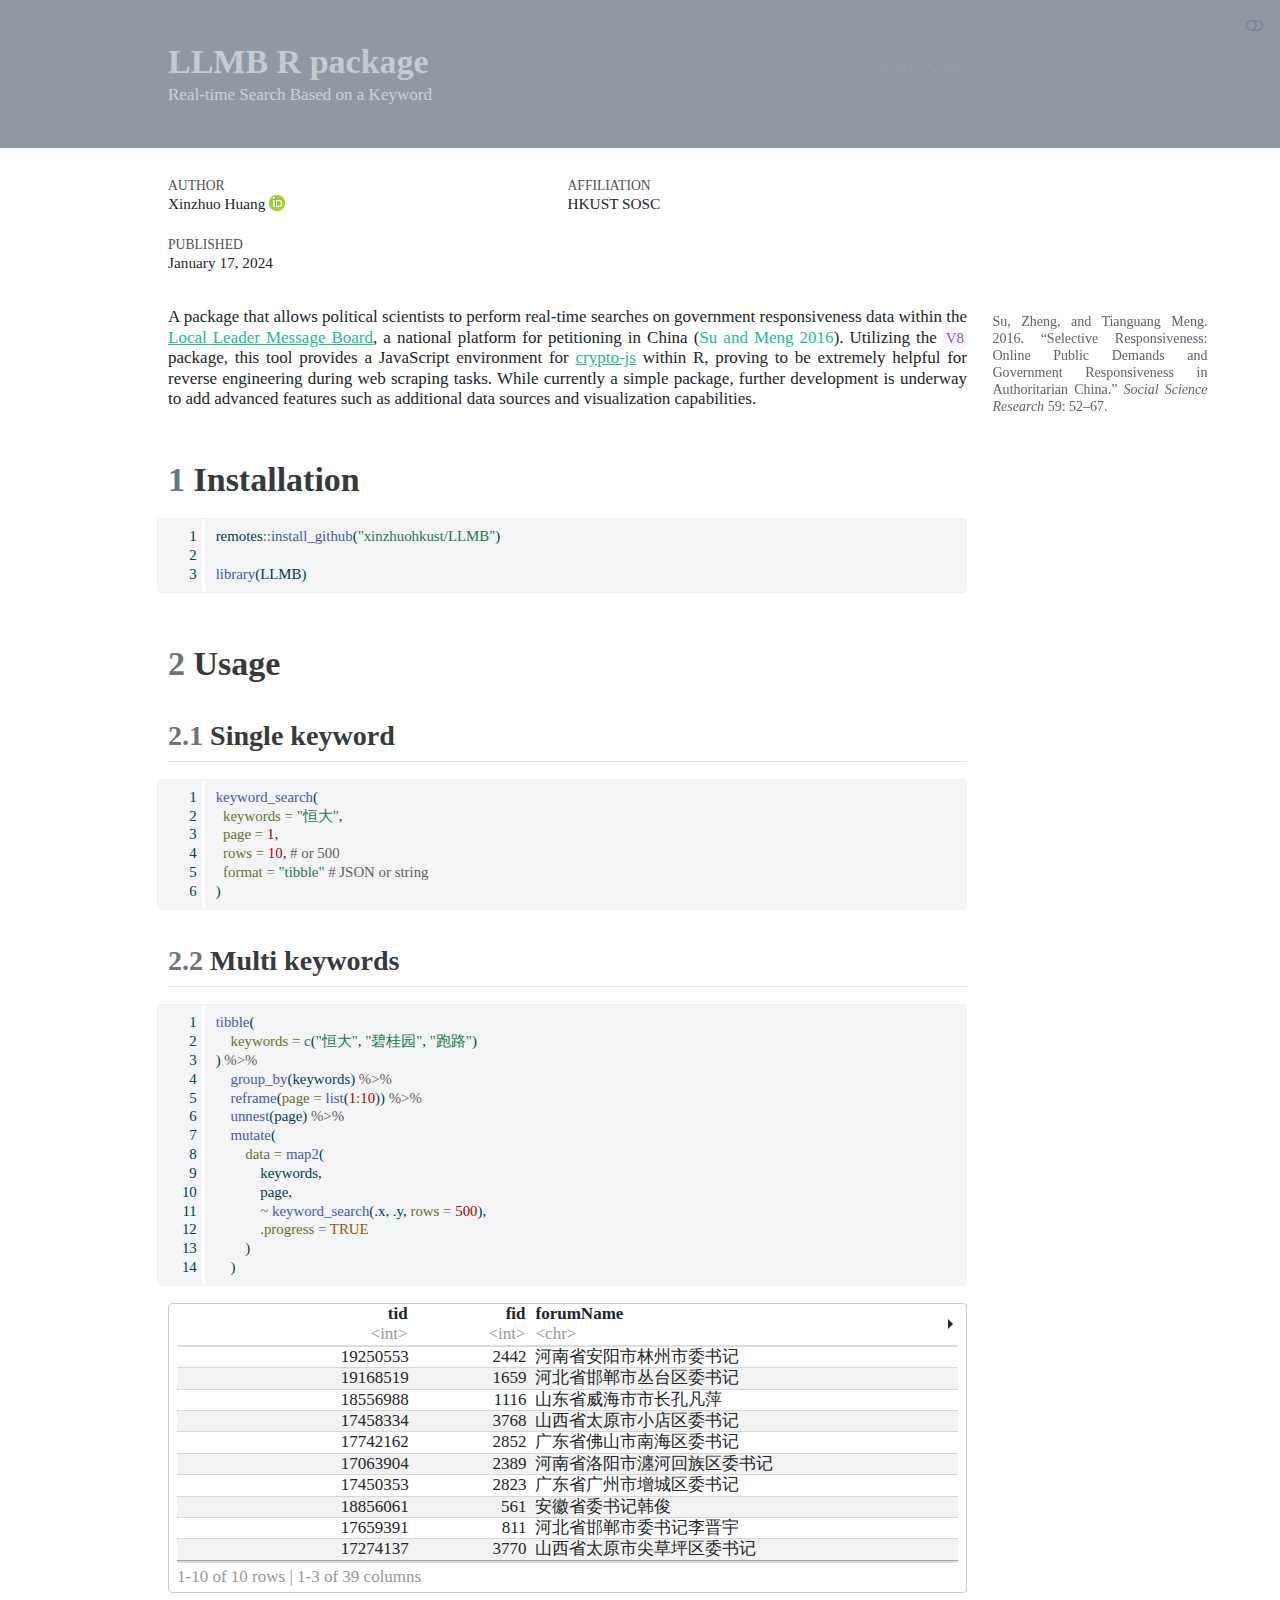
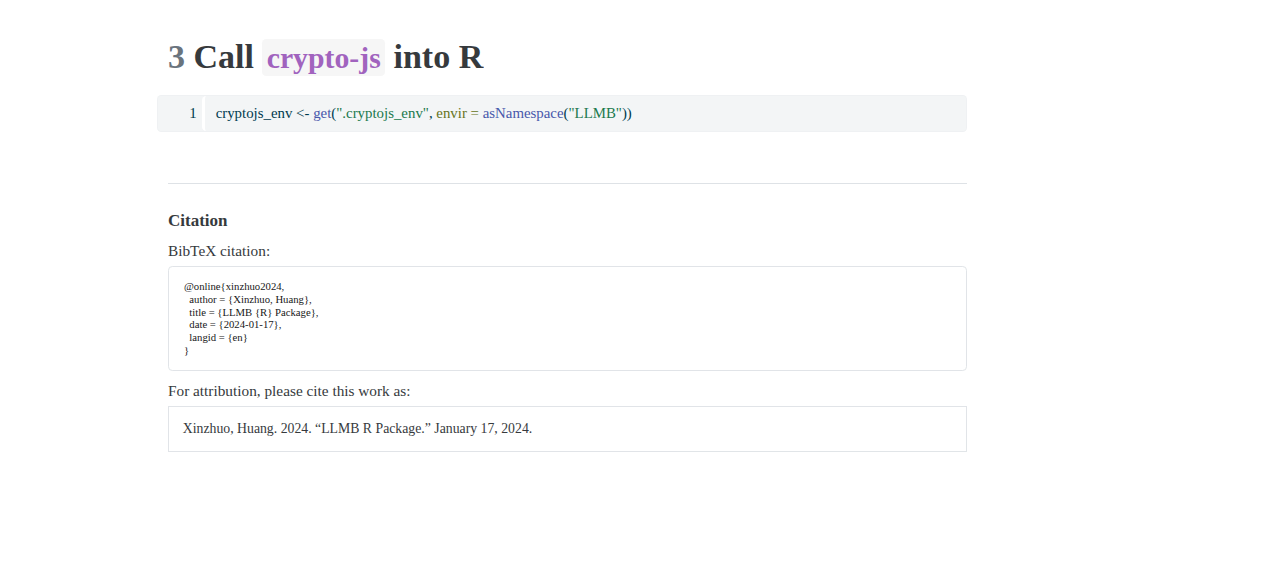
<file: LLMB.html>
<!DOCTYPE html>
<html xmlns="http://www.w3.org/1999/xhtml" lang="en" xml:lang="en"><head>

<meta charset="utf-8">
<meta name="generator" content="quarto-1.3.450">

<meta name="viewport" content="width=device-width, initial-scale=1.0, user-scalable=yes">

<meta name="author" content="Xinzhuo Huang">
<meta name="dcterms.date" content="2024-01-17">
<meta name="description" content="Real-time Search Based on a Keyword">

<title>LLMB R package</title>
<style>
code{white-space: pre-wrap;}
span.smallcaps{font-variant: small-caps;}
div.columns{display: flex; gap: min(4vw, 1.5em);}
div.column{flex: auto; overflow-x: auto;}
div.hanging-indent{margin-left: 1.5em; text-indent: -1.5em;}
ul.task-list{list-style: none;}
ul.task-list li input[type="checkbox"] {
  width: 0.8em;
  margin: 0 0.8em 0.2em -1em; /* quarto-specific, see https://github.com/quarto-dev/quarto-cli/issues/4556 */ 
  vertical-align: middle;
}
/* CSS for syntax highlighting */
pre > code.sourceCode { white-space: pre; position: relative; }
pre > code.sourceCode > span { display: inline-block; line-height: 1.25; }
pre > code.sourceCode > span:empty { height: 1.2em; }
.sourceCode { overflow: visible; }
code.sourceCode > span { color: inherit; text-decoration: inherit; }
div.sourceCode { margin: 1em 0; }
pre.sourceCode { margin: 0; }
@media screen {
div.sourceCode { overflow: auto; }
}
@media print {
pre > code.sourceCode { white-space: pre-wrap; }
pre > code.sourceCode > span { text-indent: -5em; padding-left: 5em; }
}
pre.numberSource code
  { counter-reset: source-line 0; }
pre.numberSource code > span
  { position: relative; left: -4em; counter-increment: source-line; }
pre.numberSource code > span > a:first-child::before
  { content: counter(source-line);
    position: relative; left: -1em; text-align: right; vertical-align: baseline;
    border: none; display: inline-block;
    -webkit-touch-callout: none; -webkit-user-select: none;
    -khtml-user-select: none; -moz-user-select: none;
    -ms-user-select: none; user-select: none;
    padding: 0 4px; width: 4em;
  }
pre.numberSource { margin-left: 3em;  padding-left: 4px; }
div.sourceCode
  {   }
@media screen {
pre > code.sourceCode > span > a:first-child::before { text-decoration: underline; }
}
/* CSS for citations */
div.csl-bib-body { }
div.csl-entry {
  clear: both;
}
.hanging-indent div.csl-entry {
  margin-left:2em;
  text-indent:-2em;
}
div.csl-left-margin {
  min-width:2em;
  float:left;
}
div.csl-right-inline {
  margin-left:2em;
  padding-left:1em;
}
div.csl-indent {
  margin-left: 2em;
}</style>


<script src="LLMB_files/libs/clipboard/clipboard.min.js"></script>
<script src="LLMB_files/libs/quarto-html/quarto.js"></script>
<script src="LLMB_files/libs/quarto-html/popper.min.js"></script>
<script src="LLMB_files/libs/quarto-html/tippy.umd.min.js"></script>
<script src="LLMB_files/libs/quarto-html/anchor.min.js"></script>
<link href="LLMB_files/libs/quarto-html/tippy.css" rel="stylesheet">
<link href="LLMB_files/libs/quarto-html/quarto-syntax-highlighting.css" rel="stylesheet" class="quarto-color-scheme" id="quarto-text-highlighting-styles">
<link href="LLMB_files/libs/quarto-html/quarto-syntax-highlighting-dark.css" rel="prefetch" class="quarto-color-scheme quarto-color-alternate" id="quarto-text-highlighting-styles">
<script src="LLMB_files/libs/bootstrap/bootstrap.min.js"></script>
<link href="LLMB_files/libs/bootstrap/bootstrap-icons.css" rel="stylesheet">
<link href="LLMB_files/libs/bootstrap/bootstrap.min.css" rel="stylesheet" class="quarto-color-scheme" id="quarto-bootstrap" data-mode="light">
<link href="LLMB_files/libs/bootstrap/bootstrap-dark.min.css" rel="prefetch" class="quarto-color-scheme quarto-color-alternate" id="quarto-bootstrap" data-mode="dark">
<style>html{ scroll-behavior: smooth; }</style>
<script type="application/json" class="js-hypothesis-config">
{
  "theme": "clean"
}
</script>
<script async="" src="https://hypothes.is/embed.js"></script>
<style>

      .quarto-title-block .quarto-title-banner {
        background: #8F999F;
      }
</style>

<link href="LLMB_files/libs/pagedtable-1.1/css/pagedtable.css" rel="stylesheet">
<script src="LLMB_files/libs/pagedtable-1.1/js/pagedtable.js"></script>


</head>

<body>

<header id="title-block-header" class="quarto-title-block default page-columns page-full">
  <div class="quarto-title-banner page-columns page-full">
    <div class="quarto-title column-body">
      <div class="quarto-title-block"><div><h1 class="title">LLMB R package</h1><button type="button" class="btn code-tools-button" id="quarto-code-tools-source"><i class="bi"></i> Source Code</button></div></div>
                  <div>
        <div class="description">
          Real-time Search Based on a Keyword
        </div>
      </div>
                </div>
  </div>
    
  <div class="quarto-title-meta-author">
    <div class="quarto-title-meta-heading">Author</div>
    <div class="quarto-title-meta-heading">Affiliation</div>
    
      <div class="quarto-title-meta-contents">
      <p class="author">Xinzhuo Huang <a href="https://orcid.org/0009-0007-6448-5114" class="quarto-title-author-orcid"> <img src="[data-uri]"></a></p>
    </div>
      <div class="quarto-title-meta-contents">
          <p class="affiliation">
              HKUST SOSC
            </p>
        </div>
      </div>

  <div class="quarto-title-meta">

        
      <div>
      <div class="quarto-title-meta-heading">Published</div>
      <div class="quarto-title-meta-contents">
        <p class="date">January 17, 2024</p>
      </div>
    </div>
    
      
    </div>
    
  
  </header><div id="quarto-content" class="page-columns page-rows-contents page-layout-article">
<div id="quarto-margin-sidebar" class="sidebar margin-sidebar">
</div>
<main class="content quarto-banner-title-block page-columns page-full" id="quarto-document-content">




<style>
body {text-align: justify}
</style>
<p>A package that allows political scientists to perform real-time searches on government responsiveness data within the <a href="https://liuyan.people.com.cn/">Local Leader Message Board</a>, a national platform for petitioning in China <span class="citation" data-cites="su2016selective">(<a href="#ref-su2016selective" role="doc-biblioref">Su and Meng 2016</a>)</span>. Utilizing the <code>V8</code> package, this tool provides a JavaScript environment for <a href="https://www.npmjs.com/package/crypto-js">crypto-js</a> within R, proving to be extremely helpful for reverse engineering during web scraping tasks. While currently a simple package, further development is underway to add advanced features such as additional data sources and visualization capabilities.</p>
<div class="no-row-height column-margin column-container"><div id="ref-su2016selective" class="csl-entry" role="listitem">
Su, Zheng, and Tianguang Meng. 2016. <span>“Selective Responsiveness: Online Public Demands and Government Responsiveness in Authoritarian China.”</span> <em>Social Science Research</em> 59: 52–67.
</div></div><section id="installation" class="level1" data-number="1">
<h1 data-number="1"><span class="header-section-number">1</span> Installation</h1>
<div class="cell">
<div class="sourceCode cell-code" id="cb1"><pre class="sourceCode numberSource r number-lines code-with-copy"><code class="sourceCode r"><span id="cb1-1"><a href="#cb1-1"></a>remotes<span class="sc">::</span><span class="fu">install_github</span>(<span class="st">"xinzhuohkust/LLMB"</span>)</span>
<span id="cb1-2"><a href="#cb1-2"></a></span>
<span id="cb1-3"><a href="#cb1-3"></a><span class="fu">library</span>(LLMB)</span></code><button title="Copy to Clipboard" class="code-copy-button"><i class="bi"></i></button></pre></div>
</div>
</section>
<section id="usage" class="level1" data-number="2">
<h1 data-number="2"><span class="header-section-number">2</span> Usage</h1>
<section id="single-keyword" class="level2" data-number="2.1">
<h2 data-number="2.1" class="anchored" data-anchor-id="single-keyword"><span class="header-section-number">2.1</span> Single keyword</h2>
<div class="cell">
<div class="sourceCode cell-code" id="cb2"><pre class="sourceCode numberSource r number-lines code-with-copy"><code class="sourceCode r"><span id="cb2-1"><a href="#cb2-1"></a><span class="fu">keyword_search</span>(</span>
<span id="cb2-2"><a href="#cb2-2"></a>  <span class="at">keywords =</span> <span class="st">"恒大"</span>,</span>
<span id="cb2-3"><a href="#cb2-3"></a>  <span class="at">page =</span> <span class="dv">1</span>,</span>
<span id="cb2-4"><a href="#cb2-4"></a>  <span class="at">rows =</span> <span class="dv">10</span>, <span class="co"># or 500</span></span>
<span id="cb2-5"><a href="#cb2-5"></a>  <span class="at">format =</span> <span class="st">"tibble"</span> <span class="co"># JSON or string</span></span>
<span id="cb2-6"><a href="#cb2-6"></a>)</span></code><button title="Copy to Clipboard" class="code-copy-button"><i class="bi"></i></button></pre></div>
</div>
</section>
<section id="multi-keywords" class="level2" data-number="2.2">
<h2 data-number="2.2" class="anchored" data-anchor-id="multi-keywords"><span class="header-section-number">2.2</span> Multi keywords</h2>
<div class="cell">
<div class="sourceCode cell-code" id="cb3"><pre class="sourceCode numberSource r number-lines code-with-copy"><code class="sourceCode r"><span id="cb3-1"><a href="#cb3-1"></a><span class="fu">tibble</span>(</span>
<span id="cb3-2"><a href="#cb3-2"></a>    <span class="at">keywords =</span> <span class="fu">c</span>(<span class="st">"恒大"</span>, <span class="st">"碧桂园"</span>, <span class="st">"跑路"</span>)</span>
<span id="cb3-3"><a href="#cb3-3"></a>) <span class="sc">%&gt;%</span></span>
<span id="cb3-4"><a href="#cb3-4"></a>    <span class="fu">group_by</span>(keywords) <span class="sc">%&gt;%</span></span>
<span id="cb3-5"><a href="#cb3-5"></a>    <span class="fu">reframe</span>(<span class="at">page =</span> <span class="fu">list</span>(<span class="dv">1</span><span class="sc">:</span><span class="dv">10</span>)) <span class="sc">%&gt;%</span></span>
<span id="cb3-6"><a href="#cb3-6"></a>    <span class="fu">unnest</span>(page) <span class="sc">%&gt;%</span></span>
<span id="cb3-7"><a href="#cb3-7"></a>    <span class="fu">mutate</span>(</span>
<span id="cb3-8"><a href="#cb3-8"></a>        <span class="at">data =</span> <span class="fu">map2</span>(</span>
<span id="cb3-9"><a href="#cb3-9"></a>            keywords,</span>
<span id="cb3-10"><a href="#cb3-10"></a>            page,</span>
<span id="cb3-11"><a href="#cb3-11"></a>            <span class="sc">~</span> <span class="fu">keyword_search</span>(.x, .y, <span class="at">rows =</span> <span class="dv">500</span>),</span>
<span id="cb3-12"><a href="#cb3-12"></a>            <span class="at">.progress =</span> <span class="cn">TRUE</span></span>
<span id="cb3-13"><a href="#cb3-13"></a>        )</span>
<span id="cb3-14"><a href="#cb3-14"></a>    )</span></code><button title="Copy to Clipboard" class="code-copy-button"><i class="bi"></i></button></pre></div>
</div>
<div class="cell">
<div class="cell-output-display">

<div data-pagedtable="false">
  <script data-pagedtable-source="" type="application/json">
{"columns":[{"label":["tid"],"name":[1],"type":["int"],"align":["right"]},{"label":["fid"],"name":[2],"type":["int"],"align":["right"]},{"label":["forumName"],"name":[3],"type":["chr"],"align":["left"]},{"label":["subject"],"name":[4],"type":["chr"],"align":["left"]},{"label":["nickName"],"name":[5],"type":["chr"],"align":["left"]},{"label":["typeId"],"name":[6],"type":["int"],"align":["right"]},{"label":["domainId"],"name":[7],"type":["int"],"align":["right"]},{"label":["typeName"],"name":[8],"type":["chr"],"align":["left"]},{"label":["domainName"],"name":[9],"type":["chr"],"align":["left"]},{"label":["stateInfo"],"name":[10],"type":["chr"],"align":["left"]},{"label":["createDateline"],"name":[11],"type":["dttm"],"align":["right"]},{"label":["dateline"],"name":[12],"type":["dttm"],"align":["right"]},{"label":["userType"],"name":[13],"type":["int"],"align":["right"]},{"label":["videoDuration"],"name":[14],"type":["int"],"align":["right"]},{"label":["content"],"name":[15],"type":["chr"],"align":["left"]},{"label":["threadsCheckTime"],"name":[16],"type":["int"],"align":["right"]},{"label":["attachment"],"name":[17],"type":["int"],"align":["right"]},{"label":["threadState"],"name":[18],"type":["int"],"align":["right"]},{"label":["lastAnswerTime"],"name":[19],"type":["int"],"align":["right"]},{"label":["feedbackState"],"name":[20],"type":["int"],"align":["right"]},{"label":["processState"],"name":[21],"type":["int"],"align":["right"]},{"label":["traceState"],"name":[22],"type":["int"],"align":["right"]},{"label":["traceStateDesc"],"name":[23],"type":["chr"],"align":["left"]},{"label":["fav"],"name":[24],"type":["int"],"align":["right"]},{"label":["favNum"],"name":[25],"type":["int"],"align":["right"]},{"label":["likesNum"],"name":[26],"type":["int"],"align":["right"]},{"label":["position"],"name":[27],"type":["int"],"align":["right"]},{"label":["markState"],"name":[28],"type":["int"],"align":["right"]},{"label":["publicAttachment"],"name":[29],"type":["int"],"align":["right"]},{"label":["publicState"],"name":[30],"type":["int"],"align":["right"]},{"label":["lastUpdate"],"name":[31],"type":["dttm"],"align":["right"]},{"label":["collectId"],"name":[32],"type":["int"],"align":["right"]},{"label":["topicId"],"name":[33],"type":["int"],"align":["right"]},{"label":["satisfactionType"],"name":[34],"type":["int"],"align":["right"]},{"label":["forumPathName"],"name":[35],"type":["chr"],"align":["left"]},{"label":["leaderAttention"],"name":[36],"type":["int"],"align":["right"]},{"label":["hurryAuthority"],"name":[37],"type":["int"],"align":["right"]},{"label":["readState"],"name":[38],"type":["int"],"align":["right"]},{"label":["threadPlace"],"name":[39],"type":["chr"],"align":["left"]}],"data":[{"1":"19250553","2":"2442","3":"河南省安阳市林州市委书记","4":"林州<label style='color:#D5313F'>恒<\/label><label style='color:#D5313F'>大<\/label>燃气","5":"18********5","6":"2","7":"7","8":"投诉/求助","9":"城建","10":"已办理","11":"2023-11-13 11:57:02","12":"2023-11-13 11:57:02","13":"0","14":"0","15":"林州<label style='color:#D5313F'>恒<\/label><label style='color:#D5313F'>大<\/label>燃气什么时间能通？今年暖气会不会通？","16":"1699922963","17":"0","18":"1","19":"1700613577","20":"0","21":"2","22":"3","23":"已回复待评价","24":"0","25":"0","26":"0","27":"0","28":"0","29":"0","30":"1","31":"2023-12-07 08:41:29","32":"0","33":"0","34":"2","35":"河南省林州市委书记","36":"0","37":"0","38":"0","39":"NA"},{"1":"19168519","2":"1659","3":"河北省邯郸市丛台区委书记","4":"丛台区<label style='color:#D5313F'>恒<\/label><label style='color:#D5313F'>大<\/label>绿洲","5":"18********8","6":"1","7":"7","8":"咨询","9":"城建","10":"已办理","11":"2023-11-01 09:27:46","12":"2023-11-01 09:27:46","13":"0","14":"0","15":"丛台区<label style='color:#D5313F'>恒<\/label><label style='color:#D5313F'>大<\/label>绿洲小区何时接入市政管网，何时有暖气，燃气，正式电。","16":"1698887325","17":"0","18":"1","19":"1702356056","20":"0","21":"1","22":"3","23":"已回复待评价","24":"0","25":"0","26":"0","27":"0","28":"0","29":"0","30":"1","31":"2023-12-27 12:41:53","32":"0","33":"0","34":"2","35":"河北省丛台区委书记","36":"0","37":"0","38":"0","39":"河北省邯郸市丛台区政府街与卢生庙南路交汇处东南侧（邯郸恒大绿洲）"},{"1":"18556988","2":"1116","3":"山东省威海市市长孔凡萍","4":"威海<label style='color:#D5313F'>恒<\/label><label style='color:#D5313F'>大<\/label>影院","5":"13********9","6":"2","7":"10","8":"投诉/求助","9":"文娱","10":"已办理","11":"2023-08-01 11:22:37","12":"2023-08-01 11:22:37","13":"0","14":"0","15":"<label style='color:#D5313F'>恒<\/label><label style='color:#D5313F'>大<\/label>影城内所有电梯都不好用，很不方便。希望部门处理","16":"1690871989","17":"0","18":"1","19":"1692174049","20":"0","21":"0","22":"3","23":"已回复待评价","24":"0","25":"0","26":"0","27":"0","28":"0","29":"0","30":"1","31":"2023-08-31 16:23:11","32":"0","33":"0","34":"2","35":"山东省威海市市长孔凡萍","36":"0","37":"0","38":"0","39":"NA"},{"1":"17458334","2":"3768","3":"山西省太原市小店区委书记","4":"<label style='color:#D5313F'>恒<\/label><label style='color:#D5313F'>大<\/label>绿洲漏水","5":"15********5","6":"2","7":"7","8":"投诉/求助","9":"城建","10":"已办理","11":"2023-03-01 11:55:55","12":"2023-03-01 11:55:55","13":"0","14":"0","15":"<label style='color:#D5313F'>恒<\/label><label style='color:#D5313F'>大<\/label>绿洲十一号楼整体漏水十年之久得不到解决，一楼家里都没办法住人了。","16":"1677661976","17":"0","18":"1","19":"1679018532","20":"0","21":"0","22":"1","23":"已回复待评价","24":"0","25":"1","26":"0","27":"0","28":"0","29":"0","30":"1","31":"2023-03-17 10:02:12","32":"0","33":"147","34":"0","35":"山西省小店区委书记","36":"0","37":"0","38":"0","39":"NA"},{"1":"17742162","2":"2852","3":"广东省佛山市南海区委书记","4":"<label style='color:#D5313F'>恒<\/label><label style='color:#D5313F'>大<\/label>悦府小学还是村小","5":"13********0","6":"2","7":"14","8":"投诉/求助","9":"教育","10":"已办理","11":"2023-04-07 08:37:39","12":"2023-04-07 08:37:39","13":"0","14":"0","15":"<label style='color:#D5313F'>恒<\/label><label style='color:#D5313F'>大<\/label>悦府交楼5年，3000多户的小区，门口的滨湖路规划通往穗盐西路，交楼5年，一直未通<label style='color:#D5313F'>恒<\/label><label style='color:#D5313F'>大<\/label>悦府一个南海艺术中心核心区的楼盘，小学还是河西小学诉求1、政府尽快打通滨湖路到穗盐西路的道路，改善民生2解决<label style='color:#D5313F'>恒<\/label><label style='color:#D5313F'>大<\/label>悦府的优质公立学位问题，暂未新建的话，分配到石门<label style='color:#D5313F'>大<\/label>沥小学。请政府重视<label style='color:#D5313F'>恒<\/label><label style='color:#D5313F'>大<\/label>悦府的问题，谢谢","16":"1680944492","17":"0","18":"1","19":"1682300726","20":"0","21":"2","22":"1","23":"已回复待评价","24":"0","25":"1","26":"0","27":"0","28":"0","29":"0","30":"1","31":"2023-04-24 09:45:26","32":"0","33":"0","34":"0","35":"广东省南海区委书记","36":"0","37":"0","38":"0","39":"NA"},{"1":"17063904","2":"2389","3":"河南省洛阳市瀍河回族区委书记","4":"<label style='color:#D5313F'>恒<\/label><label style='color:#D5313F'>大<\/label>绿洲乱停车","5":"17********2","6":"5","7":"7","8":"建言","9":"城建","10":"已办理","11":"2023-01-01 20:23:35","12":"2023-01-01 20:23:35","13":"0","14":"0","15":"<label style='color:#D5313F'>恒<\/label><label style='color:#D5313F'>大<\/label>绿洲西区三川大道辅道。三车道违停车辆能占用两个车道，严重影响车辆通行安全。 \\n中州东路<label style='color:#D5313F'>恒<\/label><label style='color:#D5313F'>大<\/label>绿洲天弟门口，违停车辆能从非机动车道排到中州路上，严重影响出行安全。","16":"1672636344","17":"0","18":"1","19":"1673853890","20":"1","21":"0","22":"3","23":"一次评价待解释","24":"0","25":"0","26":"0","27":"0","28":"0","29":"0","30":"1","31":"2023-11-22 13:46:24","32":"0","33":"0","34":"1","35":"河南省瀍河回族区委书记","36":"0","37":"0","38":"0","39":"NA"},{"1":"17450353","2":"2823","3":"广东省广州市增城区委书记","4":"请问<label style='color:#D5313F'>恒<\/label><label style='color:#D5313F'>大<\/label>紫荆学府的小学目前有何进展","5":"18********0","6":"1","7":"7","8":"咨询","9":"城建","10":"已办理","11":"2023-02-28 16:32:53","12":"2023-02-28 16:32:53","13":"0","14":"0","15":"<label style='color:#D5313F'>恒<\/label><label style='color:#D5313F'>大<\/label>紫荆学府附近有个小学，之前是<label style='color:#D5313F'>恒<\/label><label style='color:#D5313F'>大<\/label>复杂建设的，现在<label style='color:#D5313F'>恒<\/label><label style='color:#D5313F'>大<\/label>退场以后这个学校一直停工。请问这个学校目前有什么安排","16":"1677652220","17":"0","18":"1","19":"1678088276","20":"0","21":"2","22":"1","23":"已回复待评价","24":"0","25":"0","26":"0","27":"0","28":"0","29":"0","30":"1","31":"2023-03-06 15:37:56","32":"0","33":"0","34":"0","35":"广东省增城区委书记","36":"0","37":"0","38":"0","39":"NA"},{"1":"18856061","2":"561","3":"安徽省委书记韩俊","4":"铜陵<label style='color:#D5313F'>恒<\/label><label style='color:#D5313F'>大<\/label>御府物业费问题","5":"18********0","6":"2","7":"7","8":"投诉/求助","9":"城建","10":"已办理","11":"2023-09-10 13:32:06","12":"2023-09-10 13:32:06","13":"0","14":"0","15":"尊敬的市委书记，我是一名遵纪守法的公民，现有以下事情求助市委市政府：1、购买铜陵<label style='color:#D5313F'>恒<\/label><label style='color:#D5313F'>大<\/label>御府房屋时承诺减免3年物业费，现<label style='color:#D5313F'>恒<\/label><label style='color:#D5313F'>大<\/label>御府物业公司拒不承认，还催缴我的物业费。希望<label style='color:#D5313F'>恒<\/label><label style='color:#D5313F'>大<\/label>物业遵守法律，尊重契约，履行减免三年物业费。2、<label style='color:#D5313F'>恒<\/label><label style='color:#D5313F'>大<\/label>御府交房时未精装修完成，装修甩项补偿了7万多的空头“支票”，万般无奈下选了一个车","16":"1694401740","17":"0","18":"1","19":"1695112430","20":"0","21":"0","22":"3","23":"已回复待评价","24":"0","25":"0","26":"0","27":"0","28":"0","29":"0","30":"1","31":"2023-10-04 16:34:33","32":"0","33":"0","34":"2","35":"安徽省委书记韩俊","36":"0","37":"0","38":"0","39":"NA"},{"1":"17659391","2":"811","3":"河北省邯郸市委书记李晋宇","4":"丛台区<label style='color:#D5313F'>恒<\/label><label style='color:#D5313F'>大<\/label>绿洲孩子无学可上","5":"15********2","6":"2","7":"14","8":"投诉/求助","9":"教育","10":"已办理","11":"2023-03-24 16:48:29","12":"2023-03-24 16:48:29","13":"0","14":"0","15":"我是邯郸市丛台区<label style='color:#D5313F'>恒<\/label><label style='color:#D5313F'>大<\/label>绿洲业主，现在<label style='color:#D5313F'>恒<\/label><label style='color:#D5313F'>大<\/label>绿洲已交房，可是孩子无法上学，没有片内小学，现在孩子无学可上了，诚请领导协调孩子上学问题。","16":"1679834996","17":"0","18":"1","19":"1681721970","20":"0","21":"1","22":"1","23":"已回复待评价","24":"0","25":"1","26":"0","27":"0","28":"0","29":"0","30":"1","31":"2023-04-17 16:59:30","32":"0","33":"0","34":"0","35":"河北省邯郸市委书记李晋宇","36":"0","37":"0","38":"0","39":"河北省邯郸市丛台区中华北大街（丛台区黄粱梦镇芦英堡村）"},{"1":"17274137","2":"3770","3":"山西省太原市尖草坪区委书记","4":"<label style='color:#D5313F'>恒<\/label><label style='color:#D5313F'>大<\/label>御景湾对口学校咨询","5":"13********5","6":"1","7":"14","8":"咨询","9":"教育","10":"已办理","11":"2023-02-08 15:31:59","12":"2023-02-08 15:31:59","13":"0","14":"0","15":"1.<label style='color:#D5313F'>恒<\/label><label style='color:#D5313F'>大<\/label>御景湾对口中学是哪一所2.<label style='color:#D5313F'>恒<\/label><label style='color:#D5313F'>大<\/label>御景湾小升初是需要摇号么，还是直升","16":"1675987416","17":"0","18":"1","19":"1677139434","20":"0","21":"2","22":"1","23":"已回复待评价","24":"0","25":"0","26":"0","27":"0","28":"0","29":"0","30":"1","31":"2023-02-23 16:03:54","32":"0","33":"0","34":"0","35":"山西省尖草坪区委书记","36":"0","37":"0","38":"0","39":"NA"}],"options":{"columns":{"min":{},"max":[10]},"rows":{"min":[10],"max":[10]},"pages":{}}}
  </script>
</div>
</div>
</div>
</section>
</section>
<section id="call-crypto-js-into-r" class="level1" data-number="3">
<h1 data-number="3"><span class="header-section-number">3</span> Call <code>crypto-js</code> into R</h1>
<div class="cell">
<div class="sourceCode cell-code" id="cb4"><pre class="sourceCode numberSource r number-lines code-with-copy"><code class="sourceCode r"><span id="cb4-1"><a href="#cb4-1"></a>cryptojs_env <span class="ot">&lt;-</span> <span class="fu">get</span>(<span class="st">".cryptojs_env"</span>, <span class="at">envir =</span> <span class="fu">asNamespace</span>(<span class="st">"LLMB"</span>))</span></code><button title="Copy to Clipboard" class="code-copy-button"><i class="bi"></i></button></pre></div>
</div>
<!-- -->


</section>

<div id="quarto-appendix" class="default"><section class="quarto-appendix-contents"><h2 class="anchored quarto-appendix-heading">Citation</h2><div><div class="quarto-appendix-secondary-label">BibTeX citation:</div><pre class="sourceCode code-with-copy quarto-appendix-bibtex"><code class="sourceCode bibtex">@online{xinzhuo2024,
  author = {Xinzhuo, Huang},
  title = {LLMB {R} Package},
  date = {2024-01-17},
  langid = {en}
}
</code><button title="Copy to Clipboard" class="code-copy-button"><i class="bi"></i></button></pre><div class="quarto-appendix-secondary-label">For attribution, please cite this work as:</div><div id="ref-xinzhuo2024" class="csl-entry quarto-appendix-citeas" role="listitem">
Xinzhuo, Huang. 2024. <span>“LLMB R Package.”</span> January 17, 2024.
</div></div></section></div></main>
<!-- /main column -->
<script id="quarto-html-after-body" type="application/javascript">
window.document.addEventListener("DOMContentLoaded", function (event) {
  const toggleBodyColorMode = (bsSheetEl) => {
    const mode = bsSheetEl.getAttribute("data-mode");
    const bodyEl = window.document.querySelector("body");
    if (mode === "dark") {
      bodyEl.classList.add("quarto-dark");
      bodyEl.classList.remove("quarto-light");
    } else {
      bodyEl.classList.add("quarto-light");
      bodyEl.classList.remove("quarto-dark");
    }
  }
  const toggleBodyColorPrimary = () => {
    const bsSheetEl = window.document.querySelector("link#quarto-bootstrap");
    if (bsSheetEl) {
      toggleBodyColorMode(bsSheetEl);
    }
  }
  toggleBodyColorPrimary();  
  const disableStylesheet = (stylesheets) => {
    for (let i=0; i < stylesheets.length; i++) {
      const stylesheet = stylesheets[i];
      stylesheet.rel = 'prefetch';
    }
  }
  const enableStylesheet = (stylesheets) => {
    for (let i=0; i < stylesheets.length; i++) {
      const stylesheet = stylesheets[i];
      stylesheet.rel = 'stylesheet';
    }
  }
  const manageTransitions = (selector, allowTransitions) => {
    const els = window.document.querySelectorAll(selector);
    for (let i=0; i < els.length; i++) {
      const el = els[i];
      if (allowTransitions) {
        el.classList.remove('notransition');
      } else {
        el.classList.add('notransition');
      }
    }
  }
  const toggleColorMode = (alternate) => {
    // Switch the stylesheets
    const alternateStylesheets = window.document.querySelectorAll('link.quarto-color-scheme.quarto-color-alternate');
    manageTransitions('#quarto-margin-sidebar .nav-link', false);
    if (alternate) {
      enableStylesheet(alternateStylesheets);
      for (const sheetNode of alternateStylesheets) {
        if (sheetNode.id === "quarto-bootstrap") {
          toggleBodyColorMode(sheetNode);
        }
      }
    } else {
      disableStylesheet(alternateStylesheets);
      toggleBodyColorPrimary();
    }
    manageTransitions('#quarto-margin-sidebar .nav-link', true);
    // Switch the toggles
    const toggles = window.document.querySelectorAll('.quarto-color-scheme-toggle');
    for (let i=0; i < toggles.length; i++) {
      const toggle = toggles[i];
      if (toggle) {
        if (alternate) {
          toggle.classList.add("alternate");     
        } else {
          toggle.classList.remove("alternate");
        }
      }
    }
    // Hack to workaround the fact that safari doesn't
    // properly recolor the scrollbar when toggling (#1455)
    if (navigator.userAgent.indexOf('Safari') > 0 && navigator.userAgent.indexOf('Chrome') == -1) {
      manageTransitions("body", false);
      window.scrollTo(0, 1);
      setTimeout(() => {
        window.scrollTo(0, 0);
        manageTransitions("body", true);
      }, 40);  
    }
  }
  const isFileUrl = () => { 
    return window.location.protocol === 'file:';
  }
  const hasAlternateSentinel = () => {  
    let styleSentinel = getColorSchemeSentinel();
    if (styleSentinel !== null) {
      return styleSentinel === "alternate";
    } else {
      return false;
    }
  }
  const setStyleSentinel = (alternate) => {
    const value = alternate ? "alternate" : "default";
    if (!isFileUrl()) {
      window.localStorage.setItem("quarto-color-scheme", value);
    } else {
      localAlternateSentinel = value;
    }
  }
  const getColorSchemeSentinel = () => {
    if (!isFileUrl()) {
      const storageValue = window.localStorage.getItem("quarto-color-scheme");
      return storageValue != null ? storageValue : localAlternateSentinel;
    } else {
      return localAlternateSentinel;
    }
  }
  let localAlternateSentinel = 'default';
  // Dark / light mode switch
  window.quartoToggleColorScheme = () => {
    // Read the current dark / light value 
    let toAlternate = !hasAlternateSentinel();
    toggleColorMode(toAlternate);
    setStyleSentinel(toAlternate);
  };
  // Ensure there is a toggle, if there isn't float one in the top right
  if (window.document.querySelector('.quarto-color-scheme-toggle') === null) {
    const a = window.document.createElement('a');
    a.classList.add('top-right');
    a.classList.add('quarto-color-scheme-toggle');
    a.href = "";
    a.onclick = function() { try { window.quartoToggleColorScheme(); } catch {} return false; };
    const i = window.document.createElement("i");
    i.classList.add('bi');
    a.appendChild(i);
    window.document.body.appendChild(a);
  }
  // Switch to dark mode if need be
  if (hasAlternateSentinel()) {
    toggleColorMode(true);
  } else {
    toggleColorMode(false);
  }
  const icon = "";
  const anchorJS = new window.AnchorJS();
  anchorJS.options = {
    placement: 'right',
    icon: icon
  };
  anchorJS.add('.anchored');
  const isCodeAnnotation = (el) => {
    for (const clz of el.classList) {
      if (clz.startsWith('code-annotation-')) {                     
        return true;
      }
    }
    return false;
  }
  const clipboard = new window.ClipboardJS('.code-copy-button', {
    text: function(trigger) {
      const codeEl = trigger.previousElementSibling.cloneNode(true);
      for (const childEl of codeEl.children) {
        if (isCodeAnnotation(childEl)) {
          childEl.remove();
        }
      }
      return codeEl.innerText;
    }
  });
  clipboard.on('success', function(e) {
    // button target
    const button = e.trigger;
    // don't keep focus
    button.blur();
    // flash "checked"
    button.classList.add('code-copy-button-checked');
    var currentTitle = button.getAttribute("title");
    button.setAttribute("title", "Copied!");
    let tooltip;
    if (window.bootstrap) {
      button.setAttribute("data-bs-toggle", "tooltip");
      button.setAttribute("data-bs-placement", "left");
      button.setAttribute("data-bs-title", "Copied!");
      tooltip = new bootstrap.Tooltip(button, 
        { trigger: "manual", 
          customClass: "code-copy-button-tooltip",
          offset: [0, -8]});
      tooltip.show();    
    }
    setTimeout(function() {
      if (tooltip) {
        tooltip.hide();
        button.removeAttribute("data-bs-title");
        button.removeAttribute("data-bs-toggle");
        button.removeAttribute("data-bs-placement");
      }
      button.setAttribute("title", currentTitle);
      button.classList.remove('code-copy-button-checked');
    }, 1000);
    // clear code selection
    e.clearSelection();
  });
  const viewSource = window.document.getElementById('quarto-view-source') ||
                     window.document.getElementById('quarto-code-tools-source');
  if (viewSource) {
    const sourceUrl = viewSource.getAttribute("data-quarto-source-url");
    viewSource.addEventListener("click", function(e) {
      if (sourceUrl) {
        // rstudio viewer pane
        if (/\bcapabilities=\b/.test(window.location)) {
          window.open(sourceUrl);
        } else {
          window.location.href = sourceUrl;
        }
      } else {
        const modal = new bootstrap.Modal(document.getElementById('quarto-embedded-source-code-modal'));
        modal.show();
      }
      return false;
    });
  }
  function toggleCodeHandler(show) {
    return function(e) {
      const detailsSrc = window.document.querySelectorAll(".cell > details > .sourceCode");
      for (let i=0; i<detailsSrc.length; i++) {
        const details = detailsSrc[i].parentElement;
        if (show) {
          details.open = true;
        } else {
          details.removeAttribute("open");
        }
      }
      const cellCodeDivs = window.document.querySelectorAll(".cell > .sourceCode");
      const fromCls = show ? "hidden" : "unhidden";
      const toCls = show ? "unhidden" : "hidden";
      for (let i=0; i<cellCodeDivs.length; i++) {
        const codeDiv = cellCodeDivs[i];
        if (codeDiv.classList.contains(fromCls)) {
          codeDiv.classList.remove(fromCls);
          codeDiv.classList.add(toCls);
        } 
      }
      return false;
    }
  }
  const hideAllCode = window.document.getElementById("quarto-hide-all-code");
  if (hideAllCode) {
    hideAllCode.addEventListener("click", toggleCodeHandler(false));
  }
  const showAllCode = window.document.getElementById("quarto-show-all-code");
  if (showAllCode) {
    showAllCode.addEventListener("click", toggleCodeHandler(true));
  }
  function tippyHover(el, contentFn) {
    const config = {
      allowHTML: true,
      content: contentFn,
      maxWidth: 500,
      delay: 100,
      arrow: false,
      appendTo: function(el) {
          return el.parentElement;
      },
      interactive: true,
      interactiveBorder: 10,
      theme: 'quarto',
      placement: 'bottom-start'
    };
    window.tippy(el, config); 
  }
  const noterefs = window.document.querySelectorAll('a[role="doc-noteref"]');
  for (var i=0; i<noterefs.length; i++) {
    const ref = noterefs[i];
    tippyHover(ref, function() {
      // use id or data attribute instead here
      let href = ref.getAttribute('data-footnote-href') || ref.getAttribute('href');
      try { href = new URL(href).hash; } catch {}
      const id = href.replace(/^#\/?/, "");
      const note = window.document.getElementById(id);
      return note.innerHTML;
    });
  }
      let selectedAnnoteEl;
      const selectorForAnnotation = ( cell, annotation) => {
        let cellAttr = 'data-code-cell="' + cell + '"';
        let lineAttr = 'data-code-annotation="' +  annotation + '"';
        const selector = 'span[' + cellAttr + '][' + lineAttr + ']';
        return selector;
      }
      const selectCodeLines = (annoteEl) => {
        const doc = window.document;
        const targetCell = annoteEl.getAttribute("data-target-cell");
        const targetAnnotation = annoteEl.getAttribute("data-target-annotation");
        const annoteSpan = window.document.querySelector(selectorForAnnotation(targetCell, targetAnnotation));
        const lines = annoteSpan.getAttribute("data-code-lines").split(",");
        const lineIds = lines.map((line) => {
          return targetCell + "-" + line;
        })
        let top = null;
        let height = null;
        let parent = null;
        if (lineIds.length > 0) {
            //compute the position of the single el (top and bottom and make a div)
            const el = window.document.getElementById(lineIds[0]);
            top = el.offsetTop;
            height = el.offsetHeight;
            parent = el.parentElement.parentElement;
          if (lineIds.length > 1) {
            const lastEl = window.document.getElementById(lineIds[lineIds.length - 1]);
            const bottom = lastEl.offsetTop + lastEl.offsetHeight;
            height = bottom - top;
          }
          if (top !== null && height !== null && parent !== null) {
            // cook up a div (if necessary) and position it 
            let div = window.document.getElementById("code-annotation-line-highlight");
            if (div === null) {
              div = window.document.createElement("div");
              div.setAttribute("id", "code-annotation-line-highlight");
              div.style.position = 'absolute';
              parent.appendChild(div);
            }
            div.style.top = top - 2 + "px";
            div.style.height = height + 4 + "px";
            let gutterDiv = window.document.getElementById("code-annotation-line-highlight-gutter");
            if (gutterDiv === null) {
              gutterDiv = window.document.createElement("div");
              gutterDiv.setAttribute("id", "code-annotation-line-highlight-gutter");
              gutterDiv.style.position = 'absolute';
              const codeCell = window.document.getElementById(targetCell);
              const gutter = codeCell.querySelector('.code-annotation-gutter');
              gutter.appendChild(gutterDiv);
            }
            gutterDiv.style.top = top - 2 + "px";
            gutterDiv.style.height = height + 4 + "px";
          }
          selectedAnnoteEl = annoteEl;
        }
      };
      const unselectCodeLines = () => {
        const elementsIds = ["code-annotation-line-highlight", "code-annotation-line-highlight-gutter"];
        elementsIds.forEach((elId) => {
          const div = window.document.getElementById(elId);
          if (div) {
            div.remove();
          }
        });
        selectedAnnoteEl = undefined;
      };
      // Attach click handler to the DT
      const annoteDls = window.document.querySelectorAll('dt[data-target-cell]');
      for (const annoteDlNode of annoteDls) {
        annoteDlNode.addEventListener('click', (event) => {
          const clickedEl = event.target;
          if (clickedEl !== selectedAnnoteEl) {
            unselectCodeLines();
            const activeEl = window.document.querySelector('dt[data-target-cell].code-annotation-active');
            if (activeEl) {
              activeEl.classList.remove('code-annotation-active');
            }
            selectCodeLines(clickedEl);
            clickedEl.classList.add('code-annotation-active');
          } else {
            // Unselect the line
            unselectCodeLines();
            clickedEl.classList.remove('code-annotation-active');
          }
        });
      }
  const findCites = (el) => {
    const parentEl = el.parentElement;
    if (parentEl) {
      const cites = parentEl.dataset.cites;
      if (cites) {
        return {
          el,
          cites: cites.split(' ')
        };
      } else {
        return findCites(el.parentElement)
      }
    } else {
      return undefined;
    }
  };
  var bibliorefs = window.document.querySelectorAll('a[role="doc-biblioref"]');
  for (var i=0; i<bibliorefs.length; i++) {
    const ref = bibliorefs[i];
    const citeInfo = findCites(ref);
    if (citeInfo) {
      tippyHover(citeInfo.el, function() {
        var popup = window.document.createElement('div');
        citeInfo.cites.forEach(function(cite) {
          var citeDiv = window.document.createElement('div');
          citeDiv.classList.add('hanging-indent');
          citeDiv.classList.add('csl-entry');
          var biblioDiv = window.document.getElementById('ref-' + cite);
          if (biblioDiv) {
            citeDiv.innerHTML = biblioDiv.innerHTML;
          }
          popup.appendChild(citeDiv);
        });
        return popup.innerHTML;
      });
    }
  }
});
</script>
<script src="https://giscus.app/client.js" data-repo="xinzhuohkust/comments" data-repo-id="R_kgDOIfEW2g" data-category="General" data-category-id="DIC_kwDOIfEW2s4CStOg" data-mapping="title" data-reactions-enabled="1" data-emit-metadata="0" data-input-position="top" data-theme="light" data-lang="en" crossorigin="anonymous" async="">
</script><div class="modal fade" id="quarto-embedded-source-code-modal" tabindex="-1" aria-labelledby="quarto-embedded-source-code-modal-label" aria-hidden="true"><div class="modal-dialog modal-dialog-scrollable"><div class="modal-content"><div class="modal-header"><h5 class="modal-title" id="quarto-embedded-source-code-modal-label">Source Code</h5><button class="btn-close" data-bs-dismiss="modal"></button></div><div class="modal-body"><div class="">
<div class="sourceCode" id="cb5" data-shortcodes="false"><pre class="sourceCode numberSource markdown number-lines code-with-copy"><code class="sourceCode markdown"><span id="cb5-1"><a href="#cb5-1"></a><span class="co">---</span></span>
<span id="cb5-2"><a href="#cb5-2"></a><span class="an">title:</span><span class="co"> "LLMB R package"</span></span>
<span id="cb5-3"><a href="#cb5-3"></a><span class="an">description:</span><span class="co"> "Real-time Search Based on a Keyword "</span></span>
<span id="cb5-4"><a href="#cb5-4"></a><span class="an">date:</span><span class="co"> last-modified</span></span>
<span id="cb5-5"><a href="#cb5-5"></a><span class="an">bibliography:</span><span class="co"> references.bib</span></span>
<span id="cb5-6"><a href="#cb5-6"></a><span class="an">author:</span></span>
<span id="cb5-7"><a href="#cb5-7"></a><span class="co">  - name: Xinzhuo Huang</span></span>
<span id="cb5-8"><a href="#cb5-8"></a><span class="co">    orcid: 0009-0007-6448-5114</span></span>
<span id="cb5-9"><a href="#cb5-9"></a><span class="co">    email: xhuangcb@connect.ust.hk</span></span>
<span id="cb5-10"><a href="#cb5-10"></a><span class="co">    affiliations:</span></span>
<span id="cb5-11"><a href="#cb5-11"></a><span class="co">     - name: HKUST SOSC</span></span>
<span id="cb5-12"><a href="#cb5-12"></a><span class="an">title-block-banner:</span><span class="co"> "#8F999F"</span></span>
<span id="cb5-13"><a href="#cb5-13"></a><span class="an">citation:</span><span class="co"> </span></span>
<span id="cb5-14"><a href="#cb5-14"></a><span class="co">    author: Huang Xinzhuo</span></span>
<span id="cb5-15"><a href="#cb5-15"></a><span class="an">format:</span><span class="co"> </span></span>
<span id="cb5-16"><a href="#cb5-16"></a><span class="co">  html:</span></span>
<span id="cb5-17"><a href="#cb5-17"></a><span class="co">    code-line-numbers: true</span></span>
<span id="cb5-18"><a href="#cb5-18"></a><span class="co">    code-block-bg: true</span></span>
<span id="cb5-19"><a href="#cb5-19"></a><span class="co">    code-block-border-left: "#ffffff"</span></span>
<span id="cb5-20"><a href="#cb5-20"></a><span class="co">    code-tools:</span></span>
<span id="cb5-21"><a href="#cb5-21"></a><span class="co">      caption: "Source Code"</span></span>
<span id="cb5-22"><a href="#cb5-22"></a><span class="co">    smooth-scroll: true</span></span>
<span id="cb5-23"><a href="#cb5-23"></a><span class="co">    linestretch: 1.2</span></span>
<span id="cb5-24"><a href="#cb5-24"></a><span class="co">    df-print: paged</span></span>
<span id="cb5-25"><a href="#cb5-25"></a><span class="co">    theme:</span></span>
<span id="cb5-26"><a href="#cb5-26"></a><span class="co">      light: [flatly]</span></span>
<span id="cb5-27"><a href="#cb5-27"></a><span class="co">      dark: [darkly]</span></span>
<span id="cb5-28"><a href="#cb5-28"></a><span class="co">    code-fold: true</span></span>
<span id="cb5-29"><a href="#cb5-29"></a><span class="co">    code-summary: "Show the R code"</span></span>
<span id="cb5-30"><a href="#cb5-30"></a><span class="co">    toc: false</span></span>
<span id="cb5-31"><a href="#cb5-31"></a><span class="co">    citation-location: margin  </span></span>
<span id="cb5-32"><a href="#cb5-32"></a><span class="co">    reference-location: margin</span></span>
<span id="cb5-33"><a href="#cb5-33"></a><span class="co">    citations-hover: true</span></span>
<span id="cb5-34"><a href="#cb5-34"></a><span class="co">    toc-location: right</span></span>
<span id="cb5-35"><a href="#cb5-35"></a><span class="co">    number-sections: true</span></span>
<span id="cb5-36"><a href="#cb5-36"></a><span class="co">    monofont: Georia</span></span>
<span id="cb5-37"><a href="#cb5-37"></a><span class="co">    mainfont: Cambria Math</span></span>
<span id="cb5-38"><a href="#cb5-38"></a><span class="co">    link-citations: yes</span></span>
<span id="cb5-39"><a href="#cb5-39"></a><span class="co">    comments:</span></span>
<span id="cb5-40"><a href="#cb5-40"></a><span class="co">      giscus:</span></span>
<span id="cb5-41"><a href="#cb5-41"></a><span class="co">        repo: xinzhuohkust/comments</span></span>
<span id="cb5-42"><a href="#cb5-42"></a><span class="co">      hypothesis:</span></span>
<span id="cb5-43"><a href="#cb5-43"></a><span class="co">        theme: clean</span></span>
<span id="cb5-44"><a href="#cb5-44"></a></span>
<span id="cb5-45"><a href="#cb5-45"></a><span class="an">execute:</span></span>
<span id="cb5-46"><a href="#cb5-46"></a><span class="co">    warning: false</span></span>
<span id="cb5-47"><a href="#cb5-47"></a><span class="co">    message: false</span></span>
<span id="cb5-48"><a href="#cb5-48"></a><span class="co">    error: false</span></span>
<span id="cb5-49"><a href="#cb5-49"></a><span class="co">---</span></span>
<span id="cb5-50"><a href="#cb5-50"></a><span class="in">```{=html}</span></span>
<span id="cb5-51"><a href="#cb5-51"></a><span class="in">&lt;style&gt;</span></span>
<span id="cb5-52"><a href="#cb5-52"></a><span class="in">body {text-align: justify}</span></span>
<span id="cb5-53"><a href="#cb5-53"></a><span class="in">&lt;/style&gt;</span></span>
<span id="cb5-54"><a href="#cb5-54"></a><span class="in">```</span></span>
<span id="cb5-55"><a href="#cb5-55"></a>A package that allows political scientists to perform real-time searches on government responsiveness data within the <span class="co">[</span><span class="ot">Local Leader Message Board</span><span class="co">](https://liuyan.people.com.cn/)</span>, a national platform for petitioning in China <span class="co">[</span><span class="ot">@su2016selective</span><span class="co">]</span>. Utilizing the <span class="in">`V8`</span> package, this tool provides a JavaScript environment for <span class="co">[</span><span class="ot">crypto-js</span><span class="co">](https://www.npmjs.com/package/crypto-js)</span> within R, proving to be extremely helpful for reverse engineering during web scraping tasks. While currently a simple package, further development is underway to add advanced features such as additional data sources and visualization capabilities.</span>
<span id="cb5-56"><a href="#cb5-56"></a></span>
<span id="cb5-57"><a href="#cb5-57"></a><span class="fu"># Installation </span></span>
<span id="cb5-58"><a href="#cb5-58"></a></span>
<span id="cb5-61"><a href="#cb5-61"></a><span class="in">```{r}</span></span>
<span id="cb5-62"><a href="#cb5-62"></a><span class="co">#| eval: false</span></span>
<span id="cb5-63"><a href="#cb5-63"></a><span class="co">#| code-fold: false</span></span>
<span id="cb5-64"><a href="#cb5-64"></a>remotes<span class="sc">::</span><span class="fu">install_github</span>(<span class="st">"xinzhuohkust/LLMB"</span>)</span>
<span id="cb5-65"><a href="#cb5-65"></a></span>
<span id="cb5-66"><a href="#cb5-66"></a><span class="fu">library</span>(LLMB)</span>
<span id="cb5-67"><a href="#cb5-67"></a><span class="in">```</span></span>
<span id="cb5-68"><a href="#cb5-68"></a></span>
<span id="cb5-69"><a href="#cb5-69"></a><span class="fu"># Usage </span></span>
<span id="cb5-70"><a href="#cb5-70"></a></span>
<span id="cb5-71"><a href="#cb5-71"></a><span class="fu">## Single keyword</span></span>
<span id="cb5-74"><a href="#cb5-74"></a><span class="in">```{r}</span></span>
<span id="cb5-75"><a href="#cb5-75"></a><span class="co">#| eval: false</span></span>
<span id="cb5-76"><a href="#cb5-76"></a><span class="co">#| code-fold: false</span></span>
<span id="cb5-77"><a href="#cb5-77"></a><span class="fu">keyword_search</span>(</span>
<span id="cb5-78"><a href="#cb5-78"></a>  <span class="at">keywords =</span> <span class="st">"恒大"</span>,</span>
<span id="cb5-79"><a href="#cb5-79"></a>  <span class="at">page =</span> <span class="dv">1</span>,</span>
<span id="cb5-80"><a href="#cb5-80"></a>  <span class="at">rows =</span> <span class="dv">10</span>, <span class="co"># or 500</span></span>
<span id="cb5-81"><a href="#cb5-81"></a>  <span class="at">format =</span> <span class="st">"tibble"</span> <span class="co"># JSON or string</span></span>
<span id="cb5-82"><a href="#cb5-82"></a>)</span>
<span id="cb5-83"><a href="#cb5-83"></a><span class="in">```</span></span>
<span id="cb5-84"><a href="#cb5-84"></a></span>
<span id="cb5-85"><a href="#cb5-85"></a><span class="fu">## Multi keywords</span></span>
<span id="cb5-86"><a href="#cb5-86"></a></span>
<span id="cb5-89"><a href="#cb5-89"></a><span class="in">```{r}</span></span>
<span id="cb5-90"><a href="#cb5-90"></a><span class="co">#| eval: false</span></span>
<span id="cb5-91"><a href="#cb5-91"></a><span class="co">#| code-fold: false</span></span>
<span id="cb5-92"><a href="#cb5-92"></a><span class="fu">tibble</span>(</span>
<span id="cb5-93"><a href="#cb5-93"></a>    <span class="at">keywords =</span> <span class="fu">c</span>(<span class="st">"恒大"</span>, <span class="st">"碧桂园"</span>, <span class="st">"跑路"</span>)</span>
<span id="cb5-94"><a href="#cb5-94"></a>) <span class="sc">%&gt;%</span></span>
<span id="cb5-95"><a href="#cb5-95"></a>    <span class="fu">group_by</span>(keywords) <span class="sc">%&gt;%</span></span>
<span id="cb5-96"><a href="#cb5-96"></a>    <span class="fu">reframe</span>(<span class="at">page =</span> <span class="fu">list</span>(<span class="dv">1</span><span class="sc">:</span><span class="dv">10</span>)) <span class="sc">%&gt;%</span></span>
<span id="cb5-97"><a href="#cb5-97"></a>    <span class="fu">unnest</span>(page) <span class="sc">%&gt;%</span></span>
<span id="cb5-98"><a href="#cb5-98"></a>    <span class="fu">mutate</span>(</span>
<span id="cb5-99"><a href="#cb5-99"></a>        <span class="at">data =</span> <span class="fu">map2</span>(</span>
<span id="cb5-100"><a href="#cb5-100"></a>            keywords,</span>
<span id="cb5-101"><a href="#cb5-101"></a>            page,</span>
<span id="cb5-102"><a href="#cb5-102"></a>            <span class="sc">~</span> <span class="fu">keyword_search</span>(.x, .y, <span class="at">rows =</span> <span class="dv">500</span>),</span>
<span id="cb5-103"><a href="#cb5-103"></a>            <span class="at">.progress =</span> <span class="cn">TRUE</span></span>
<span id="cb5-104"><a href="#cb5-104"></a>        )</span>
<span id="cb5-105"><a href="#cb5-105"></a>    )</span>
<span id="cb5-106"><a href="#cb5-106"></a><span class="in">```</span></span>
<span id="cb5-109"><a href="#cb5-109"></a><span class="in">```{r}</span></span>
<span id="cb5-110"><a href="#cb5-110"></a><span class="co">#| echo: false</span></span>
<span id="cb5-111"><a href="#cb5-111"></a>pacman<span class="sc">::</span><span class="fu">p_load</span>(tidyverse, DT) </span>
<span id="cb5-112"><a href="#cb5-112"></a></span>
<span id="cb5-113"><a href="#cb5-113"></a><span class="fu">read_rds</span>(<span class="st">"sample_data/sample_data.Rds"</span>)</span>
<span id="cb5-114"><a href="#cb5-114"></a><span class="in">```</span></span>
<span id="cb5-115"><a href="#cb5-115"></a></span>
<span id="cb5-116"><a href="#cb5-116"></a><span class="fu"># Call `crypto-js` into R</span></span>
<span id="cb5-117"><a href="#cb5-117"></a></span>
<span id="cb5-120"><a href="#cb5-120"></a><span class="in">```{r}</span></span>
<span id="cb5-121"><a href="#cb5-121"></a><span class="co">#| code-fold: false</span></span>
<span id="cb5-122"><a href="#cb5-122"></a>cryptojs_env <span class="ot">&lt;-</span> <span class="fu">get</span>(<span class="st">".cryptojs_env"</span>, <span class="at">envir =</span> <span class="fu">asNamespace</span>(<span class="st">"LLMB"</span>))</span>
<span id="cb5-123"><a href="#cb5-123"></a><span class="in">```</span></span>
</code><button title="Copy to Clipboard" class="code-copy-button"><i class="bi"></i></button></pre></div>
</div></div></div></div></div>
</div> <!-- /content -->



<script src="LLMB_files/libs/quarto-html/zenscroll-min.js"></script>
</body></html>
</file>
<file: LLMB_files/libs/quarto-html/tippy.css>
.tippy-box[data-animation=fade][data-state=hidden]{opacity:0}[data-tippy-root]{max-width:calc(100vw - 10px)}.tippy-box{position:relative;background-color:#333;color:#fff;border-radius:4px;font-size:14px;line-height:1.4;white-space:normal;outline:0;transition-property:transform,visibility,opacity}.tippy-box[data-placement^=top]>.tippy-arrow{bottom:0}.tippy-box[data-placement^=top]>.tippy-arrow:before{bottom:-7px;left:0;border-width:8px 8px 0;border-top-color:initial;transform-origin:center top}.tippy-box[data-placement^=bottom]>.tippy-arrow{top:0}.tippy-box[data-placement^=bottom]>.tippy-arrow:before{top:-7px;left:0;border-width:0 8px 8px;border-bottom-color:initial;transform-origin:center bottom}.tippy-box[data-placement^=left]>.tippy-arrow{right:0}.tippy-box[data-placement^=left]>.tippy-arrow:before{border-width:8px 0 8px 8px;border-left-color:initial;right:-7px;transform-origin:center left}.tippy-box[data-placement^=right]>.tippy-arrow{left:0}.tippy-box[data-placement^=right]>.tippy-arrow:before{left:-7px;border-width:8px 8px 8px 0;border-right-color:initial;transform-origin:center right}.tippy-box[data-inertia][data-state=visible]{transition-timing-function:cubic-bezier(.54,1.5,.38,1.11)}.tippy-arrow{width:16px;height:16px;color:#333}.tippy-arrow:before{content:"";position:absolute;border-color:transparent;border-style:solid}.tippy-content{position:relative;padding:5px 9px;z-index:1}
</file>
<file: LLMB_files/libs/quarto-html/quarto-syntax-highlighting.css>
/* quarto syntax highlight colors */
:root {
  --quarto-hl-ot-color: #003B4F;
  --quarto-hl-at-color: #657422;
  --quarto-hl-ss-color: #20794D;
  --quarto-hl-an-color: #5E5E5E;
  --quarto-hl-fu-color: #4758AB;
  --quarto-hl-st-color: #20794D;
  --quarto-hl-cf-color: #003B4F;
  --quarto-hl-op-color: #5E5E5E;
  --quarto-hl-er-color: #AD0000;
  --quarto-hl-bn-color: #AD0000;
  --quarto-hl-al-color: #AD0000;
  --quarto-hl-va-color: #111111;
  --quarto-hl-bu-color: inherit;
  --quarto-hl-ex-color: inherit;
  --quarto-hl-pp-color: #AD0000;
  --quarto-hl-in-color: #5E5E5E;
  --quarto-hl-vs-color: #20794D;
  --quarto-hl-wa-color: #5E5E5E;
  --quarto-hl-do-color: #5E5E5E;
  --quarto-hl-im-color: #00769E;
  --quarto-hl-ch-color: #20794D;
  --quarto-hl-dt-color: #AD0000;
  --quarto-hl-fl-color: #AD0000;
  --quarto-hl-co-color: #5E5E5E;
  --quarto-hl-cv-color: #5E5E5E;
  --quarto-hl-cn-color: #8f5902;
  --quarto-hl-sc-color: #5E5E5E;
  --quarto-hl-dv-color: #AD0000;
  --quarto-hl-kw-color: #003B4F;
}

/* other quarto variables */
:root {
  --quarto-font-monospace: SFMono-Regular, Menlo, Monaco, Consolas, "Liberation Mono", "Courier New", monospace;
}

pre > code.sourceCode > span {
  color: #003B4F;
}

code span {
  color: #003B4F;
}

code.sourceCode > span {
  color: #003B4F;
}

div.sourceCode,
div.sourceCode pre.sourceCode {
  color: #003B4F;
}

code span.ot {
  color: #003B4F;
  font-style: inherit;
}

code span.at {
  color: #657422;
  font-style: inherit;
}

code span.ss {
  color: #20794D;
  font-style: inherit;
}

code span.an {
  color: #5E5E5E;
  font-style: inherit;
}

code span.fu {
  color: #4758AB;
  font-style: inherit;
}

code span.st {
  color: #20794D;
  font-style: inherit;
}

code span.cf {
  color: #003B4F;
  font-style: inherit;
}

code span.op {
  color: #5E5E5E;
  font-style: inherit;
}

code span.er {
  color: #AD0000;
  font-style: inherit;
}

code span.bn {
  color: #AD0000;
  font-style: inherit;
}

code span.al {
  color: #AD0000;
  font-style: inherit;
}

code span.va {
  color: #111111;
  font-style: inherit;
}

code span.bu {
  font-style: inherit;
}

code span.ex {
  font-style: inherit;
}

code span.pp {
  color: #AD0000;
  font-style: inherit;
}

code span.in {
  color: #5E5E5E;
  font-style: inherit;
}

code span.vs {
  color: #20794D;
  font-style: inherit;
}

code span.wa {
  color: #5E5E5E;
  font-style: italic;
}

code span.do {
  color: #5E5E5E;
  font-style: italic;
}

code span.im {
  color: #00769E;
  font-style: inherit;
}

code span.ch {
  color: #20794D;
  font-style: inherit;
}

code span.dt {
  color: #AD0000;
  font-style: inherit;
}

code span.fl {
  color: #AD0000;
  font-style: inherit;
}

code span.co {
  color: #5E5E5E;
  font-style: inherit;
}

code span.cv {
  color: #5E5E5E;
  font-style: italic;
}

code span.cn {
  color: #8f5902;
  font-style: inherit;
}

code span.sc {
  color: #5E5E5E;
  font-style: inherit;
}

code span.dv {
  color: #AD0000;
  font-style: inherit;
}

code span.kw {
  color: #003B4F;
  font-style: inherit;
}

.prevent-inlining {
  content: "</";
}

/*# sourceMappingURL=debc5d5d77c3f9108843748ff7464032.css.map */
</file>
<file: LLMB_files/libs/quarto-html/quarto-syntax-highlighting-dark.css>
/* quarto syntax highlight colors */
:root {
  --quarto-hl-al-color: #f07178;
  --quarto-hl-an-color: #d4d0ab;
  --quarto-hl-at-color: #00e0e0;
  --quarto-hl-bn-color: #d4d0ab;
  --quarto-hl-bu-color: #abe338;
  --quarto-hl-ch-color: #abe338;
  --quarto-hl-co-color: #f8f8f2;
  --quarto-hl-cv-color: #ffd700;
  --quarto-hl-cn-color: #ffd700;
  --quarto-hl-cf-color: #ffa07a;
  --quarto-hl-dt-color: #ffa07a;
  --quarto-hl-dv-color: #d4d0ab;
  --quarto-hl-do-color: #f8f8f2;
  --quarto-hl-er-color: #f07178;
  --quarto-hl-ex-color: #00e0e0;
  --quarto-hl-fl-color: #d4d0ab;
  --quarto-hl-fu-color: #ffa07a;
  --quarto-hl-im-color: #abe338;
  --quarto-hl-in-color: #d4d0ab;
  --quarto-hl-kw-color: #ffa07a;
  --quarto-hl-op-color: #ffa07a;
  --quarto-hl-ot-color: #00e0e0;
  --quarto-hl-pp-color: #dcc6e0;
  --quarto-hl-re-color: #00e0e0;
  --quarto-hl-sc-color: #abe338;
  --quarto-hl-ss-color: #abe338;
  --quarto-hl-st-color: #abe338;
  --quarto-hl-va-color: #00e0e0;
  --quarto-hl-vs-color: #abe338;
  --quarto-hl-wa-color: #dcc6e0;
}

/* other quarto variables */
:root {
  --quarto-font-monospace: SFMono-Regular, Menlo, Monaco, Consolas, "Liberation Mono", "Courier New", monospace;
}

code span.al {
  background-color: #2a0f15;
  font-weight: bold;
  color: #f07178;
}

code span.an {
  color: #d4d0ab;
}

code span.at {
  color: #00e0e0;
}

code span.bn {
  color: #d4d0ab;
}

code span.bu {
  color: #abe338;
}

code span.ch {
  color: #abe338;
}

code span.co {
  font-style: italic;
  color: #f8f8f2;
}

code span.cv {
  color: #ffd700;
}

code span.cn {
  color: #ffd700;
}

code span.cf {
  font-weight: bold;
  color: #ffa07a;
}

code span.dt {
  color: #ffa07a;
}

code span.dv {
  color: #d4d0ab;
}

code span.do {
  color: #f8f8f2;
}

code span.er {
  color: #f07178;
  text-decoration: underline;
}

code span.ex {
  font-weight: bold;
  color: #00e0e0;
}

code span.fl {
  color: #d4d0ab;
}

code span.fu {
  color: #ffa07a;
}

code span.im {
  color: #abe338;
}

code span.in {
  color: #d4d0ab;
}

code span.kw {
  font-weight: bold;
  color: #ffa07a;
}

pre > code.sourceCode > span {
  color: #f8f8f2;
}

code span {
  color: #f8f8f2;
}

code.sourceCode > span {
  color: #f8f8f2;
}

div.sourceCode,
div.sourceCode pre.sourceCode {
  color: #f8f8f2;
}

code span.op {
  color: #ffa07a;
}

code span.ot {
  color: #00e0e0;
}

code span.pp {
  color: #dcc6e0;
}

code span.re {
  background-color: #f8f8f2;
  color: #00e0e0;
}

code span.sc {
  color: #abe338;
}

code span.ss {
  color: #abe338;
}

code span.st {
  color: #abe338;
}

code span.va {
  color: #00e0e0;
}

code span.vs {
  color: #abe338;
}

code span.wa {
  color: #dcc6e0;
}

.prevent-inlining {
  content: "</";
}

/*# sourceMappingURL=935a306eefa94366c21e1a970dddb765.css.map */
</file>
<file: LLMB_files/libs/pagedtable-1.1/css/pagedtable.css>
.pagedtable {
  overflow: auto;
  padding-left: 8px;
  padding-right: 8px;
}

.pagedtable-wrapper {
  border: 1px solid #ccc;
  border-radius: 4px;
  margin-bottom: 10px;
}

.pagedtable table {
  width: 100%;
  max-width: 100%;
  margin: 0;
}

.pagedtable th {
  padding: 0 5px 0 5px;
  border: none;
  border-bottom: 2px solid #dddddd;

  min-width: 45px;
}

.pagedtable-empty th {
  display: none;
}

.pagedtable td {
  padding: 0 4px 0 4px;
}

.pagedtable .even {
  background-color: rgba(140, 140, 140, 0.1);
}

.pagedtable-padding-col {
  display: none;
}

.pagedtable a {
  -webkit-touch-callout: none;
  -webkit-user-select: none;
  -khtml-user-select: none;
  -moz-user-select: none;
  -ms-user-select: none;
  user-select: none;
}

.pagedtable-index-nav {
  cursor: pointer;
  padding: 0 5px 0 5px;
  float: right;
  border: 0;
}

.pagedtable-index-nav-disabled {
  cursor: default;
  text-decoration: none;
  color: #999;
}

a.pagedtable-index-nav-disabled:hover {
  text-decoration: none;
  color: #999;
}

.pagedtable-indexes {
  cursor: pointer;
  float: right;
  border: 0;
}

.pagedtable-index-current {
  cursor: default;
  text-decoration: none;
  font-weight: bold;
  color: #333;
  border: 0;
}

a.pagedtable-index-current:hover {
  text-decoration: none;
  font-weight: bold;
  color: #333;
}

.pagedtable-index {
  width: 30px;
  display: inline-block;
  text-align: center;
  border: 0;
}

.pagedtable-index-separator-left {
  display: inline-block;
  color: #333;
  font-size: 9px;
  padding: 0 0 0 0;
  cursor: default;
}

.pagedtable-index-separator-right {
  display: inline-block;
  color: #333;
  font-size: 9px;
  padding: 0 4px 0 0;
  cursor: default;
}

.pagedtable-footer {
  padding-top: 4px;
  padding-bottom: 5px;
}

.pagedtable-not-empty .pagedtable-footer {
  border-top: 2px solid #dddddd;
}

.pagedtable-info {
  overflow: hidden;
  color: #999;
  white-space: nowrap;
  text-overflow: ellipsis;
}

.pagedtable-header-name {
  overflow: hidden;
  text-overflow: ellipsis;
}

.pagedtable-header-type {
  color: #999;
  font-weight: 400;
}

.pagedtable-na-cell {
  font-style: italic;
  opacity: 0.3;
}
</file>
